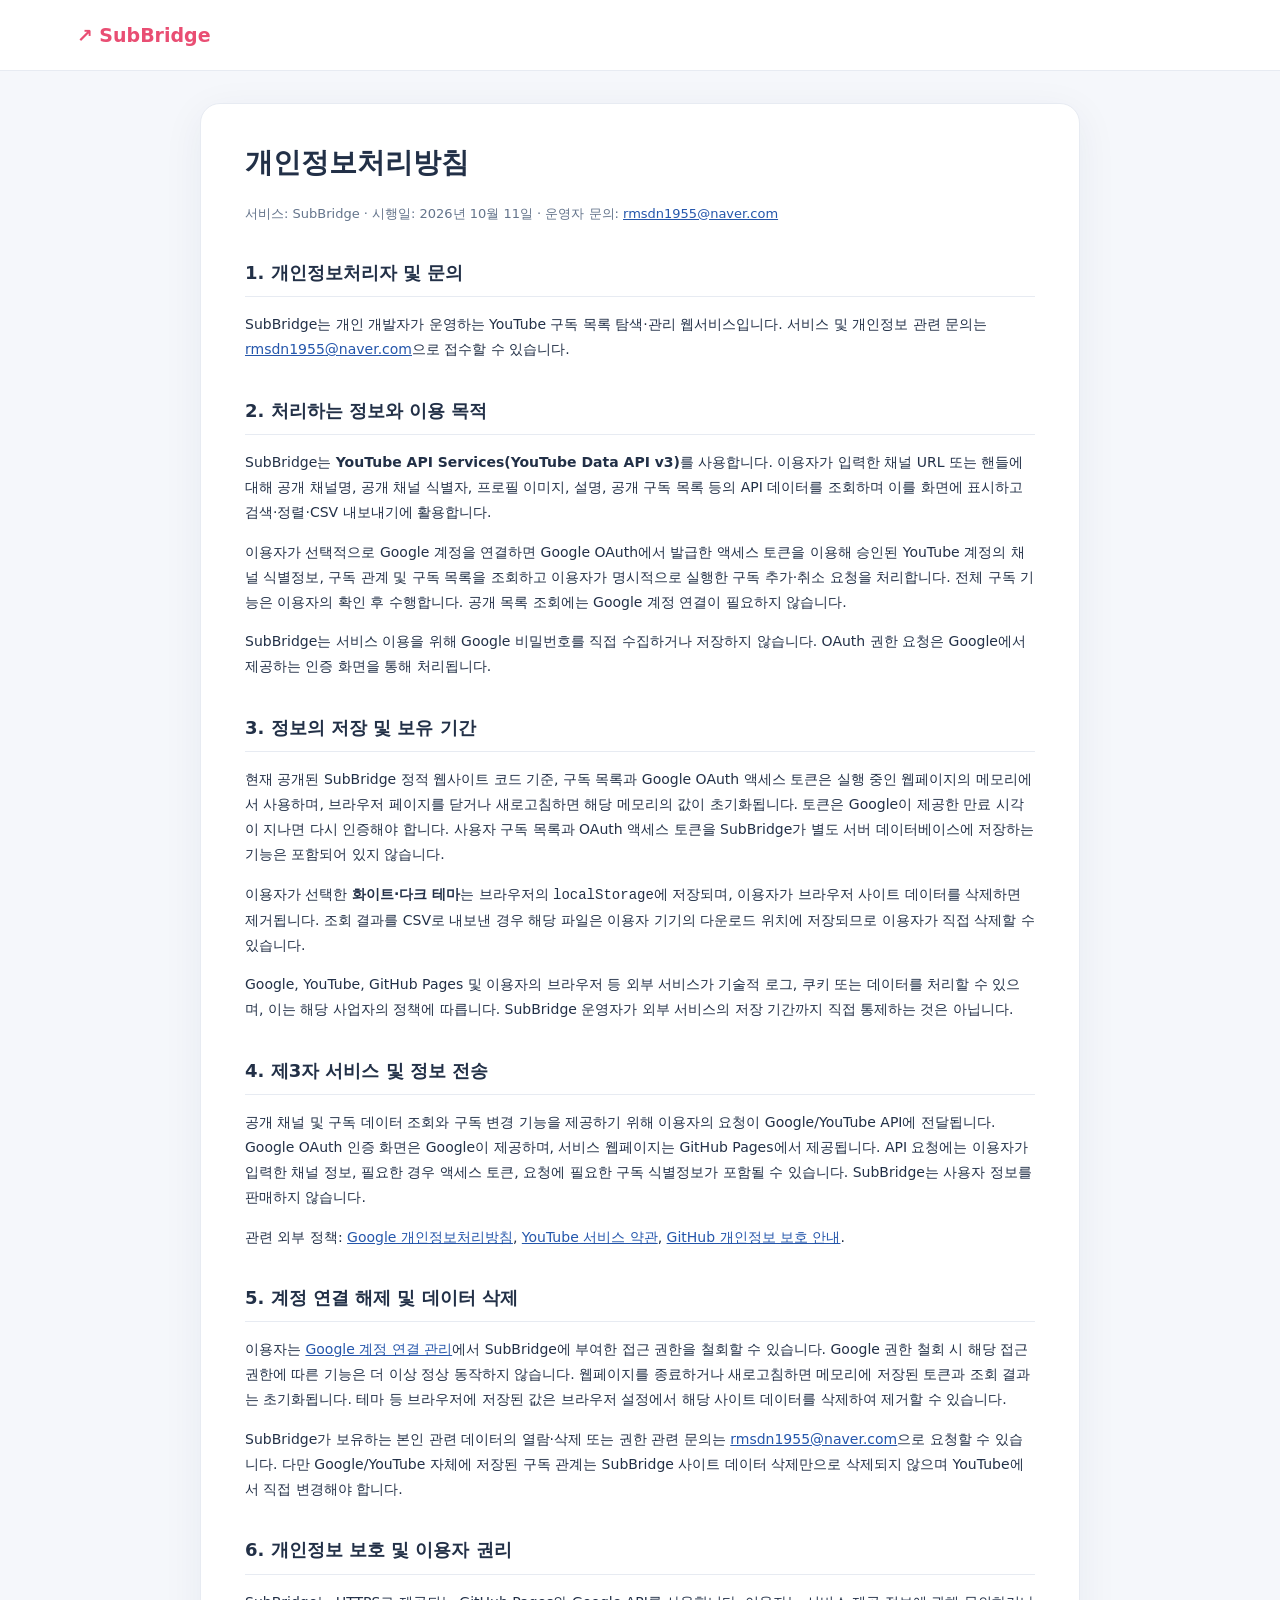
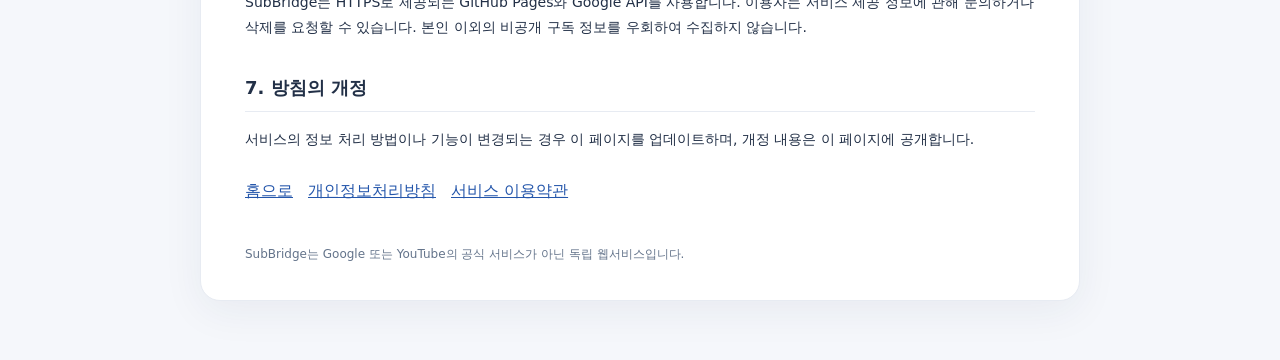
<file: privacy.html>
<!doctype html><html lang="ko"><head><meta charset="utf-8"><meta name="viewport" content="width=device-width,initial-scale=1"><meta name="description" content="SubBridge 개인정보처리방침"><title>개인정보처리방침 | SubBridge</title><link rel="icon" type="image/png" href="favicon.png"><style>*{box-sizing:border-box}body{margin:0;background:#f5f7fb;color:#223047;font-family:system-ui,-apple-system,"Apple SD Gothic Neo","Malgun Gothic",sans-serif;line-height:1.8}header{background:white;border-bottom:1px solid #e7ebf2;padding:18px 6%}header a{font-weight:800;text-decoration:none;color:#e94e73;font-size:19px}main{max-width:880px;margin:32px auto 60px;background:#fff;border:1px solid #e7ebf2;border-radius:20px;padding:34px 44px;box-shadow:0 10px 40px #1a315010}h1{font-size:28px;margin:0}h2{font-size:18px;margin-top:32px;border-bottom:1px solid #e7ebf2;padding-bottom:7px}p,li{font-size:14px}a{color:#2456ab;overflow-wrap:anywhere}.meta{color:#64748b;font-size:13px}.links{display:flex;gap:15px;flex-wrap:wrap;margin-top:25px}footer{color:#64748b;font-size:12px;margin-top:38px}@media(max-width:650px){main{margin:0;border:0;border-radius:0;padding:23px 19px}h1{font-size:23px}}@media(prefers-color-scheme:dark){body{background:#10151f;color:#e7edf6}header,main{background:#19212e;border-color:#354053}a{color:#8fb9ff}header a{color:#ff7291}h2{border-color:#354053}.meta,footer{color:#a3b1c5}}</style></head><body><header><a href="./">↗ SubBridge</a></header><main><h1>개인정보처리방침</h1><p class="meta">서비스: SubBridge · 시행일: 2026년 10월 11일 · 운영자 문의: <a href="mailto:rmsdn1955@naver.com">rmsdn1955@naver.com</a></p><h2>1. 개인정보처리자 및 문의</h2><p>SubBridge는 개인 개발자가 운영하는 YouTube 구독 목록 탐색·관리 웹서비스입니다. 서비스 및 개인정보 관련 문의는 <a href="mailto:rmsdn1955@naver.com">rmsdn1955@naver.com</a>으로 접수할 수 있습니다.</p>
<h2>2. 처리하는 정보와 이용 목적</h2><p>SubBridge는 <strong>YouTube API Services(YouTube Data API v3)</strong>를 사용합니다. 이용자가 입력한 채널 URL 또는 핸들에 대해 공개 채널명, 공개 채널 식별자, 프로필 이미지, 설명, 공개 구독 목록 등의 API 데이터를 조회하며 이를 화면에 표시하고 검색·정렬·CSV 내보내기에 활용합니다.</p><p>이용자가 선택적으로 Google 계정을 연결하면 Google OAuth에서 발급한 액세스 토큰을 이용해 승인된 YouTube 계정의 채널 식별정보, 구독 관계 및 구독 목록을 조회하고 이용자가 명시적으로 실행한 구독 추가·취소 요청을 처리합니다. 전체 구독 기능은 이용자의 확인 후 수행합니다. 공개 목록 조회에는 Google 계정 연결이 필요하지 않습니다.</p><p>SubBridge는 서비스 이용을 위해 Google 비밀번호를 직접 수집하거나 저장하지 않습니다. OAuth 권한 요청은 Google에서 제공하는 인증 화면을 통해 처리됩니다.</p>
<h2>3. 정보의 저장 및 보유 기간</h2><p>현재 공개된 SubBridge 정적 웹사이트 코드 기준, 구독 목록과 Google OAuth 액세스 토큰은 실행 중인 웹페이지의 메모리에서 사용하며, 브라우저 페이지를 닫거나 새로고침하면 해당 메모리의 값이 초기화됩니다. 토큰은 Google이 제공한 만료 시각이 지나면 다시 인증해야 합니다. 사용자 구독 목록과 OAuth 액세스 토큰을 SubBridge가 별도 서버 데이터베이스에 저장하는 기능은 포함되어 있지 않습니다.</p><p>이용자가 선택한 <strong>화이트·다크 테마</strong>는 브라우저의 <code>localStorage</code>에 저장되며, 이용자가 브라우저 사이트 데이터를 삭제하면 제거됩니다. 조회 결과를 CSV로 내보낸 경우 해당 파일은 이용자 기기의 다운로드 위치에 저장되므로 이용자가 직접 삭제할 수 있습니다.</p><p>Google, YouTube, GitHub Pages 및 이용자의 브라우저 등 외부 서비스가 기술적 로그, 쿠키 또는 데이터를 처리할 수 있으며, 이는 해당 사업자의 정책에 따릅니다. SubBridge 운영자가 외부 서비스의 저장 기간까지 직접 통제하는 것은 아닙니다.</p>
<h2>4. 제3자 서비스 및 정보 전송</h2><p>공개 채널 및 구독 데이터 조회와 구독 변경 기능을 제공하기 위해 이용자의 요청이 Google/YouTube API에 전달됩니다. Google OAuth 인증 화면은 Google이 제공하며, 서비스 웹페이지는 GitHub Pages에서 제공됩니다. API 요청에는 이용자가 입력한 채널 정보, 필요한 경우 액세스 토큰, 요청에 필요한 구독 식별정보가 포함될 수 있습니다. SubBridge는 사용자 정보를 판매하지 않습니다.</p><p>관련 외부 정책: <a href="https://policies.google.com/privacy?hl=ko" target="_blank" rel="noopener noreferrer">Google 개인정보처리방침</a>, <a href="https://www.youtube.com/t/terms" target="_blank" rel="noopener noreferrer">YouTube 서비스 약관</a>, <a href="https://docs.github.com/en/site-policy/privacy-policies/github-general-privacy-statement" target="_blank" rel="noopener noreferrer">GitHub 개인정보 보호 안내</a>.</p>
<h2>5. 계정 연결 해제 및 데이터 삭제</h2><p>이용자는 <a href="https://myaccount.google.com/connections" target="_blank" rel="noopener noreferrer">Google 계정 연결 관리</a>에서 SubBridge에 부여한 접근 권한을 철회할 수 있습니다. Google 권한 철회 시 해당 접근 권한에 따른 기능은 더 이상 정상 동작하지 않습니다. 웹페이지를 종료하거나 새로고침하면 메모리에 저장된 토큰과 조회 결과는 초기화됩니다. 테마 등 브라우저에 저장된 값은 브라우저 설정에서 해당 사이트 데이터를 삭제하여 제거할 수 있습니다.</p><p>SubBridge가 보유하는 본인 관련 데이터의 열람·삭제 또는 권한 관련 문의는 <a href="mailto:rmsdn1955@naver.com">rmsdn1955@naver.com</a>으로 요청할 수 있습니다. 다만 Google/YouTube 자체에 저장된 구독 관계는 SubBridge 사이트 데이터 삭제만으로 삭제되지 않으며 YouTube에서 직접 변경해야 합니다.</p>
<h2>6. 개인정보 보호 및 이용자 권리</h2><p>SubBridge는 HTTPS로 제공되는 GitHub Pages와 Google API를 사용합니다. 이용자는 서비스 제공 정보에 관해 문의하거나 삭제를 요청할 수 있습니다. 본인 이외의 비공개 구독 정보를 우회하여 수집하지 않습니다.</p>
<h2>7. 방침의 개정</h2><p>서비스의 정보 처리 방법이나 기능이 변경되는 경우 이 페이지를 업데이트하며, 개정 내용은 이 페이지에 공개합니다.</p><nav class="links"><a href="./">홈으로</a><a href="privacy.html">개인정보처리방침</a><a href="terms.html">서비스 이용약관</a></nav><footer>SubBridge는 Google 또는 YouTube의 공식 서비스가 아닌 독립 웹서비스입니다.</footer></main></body></html>
</file>
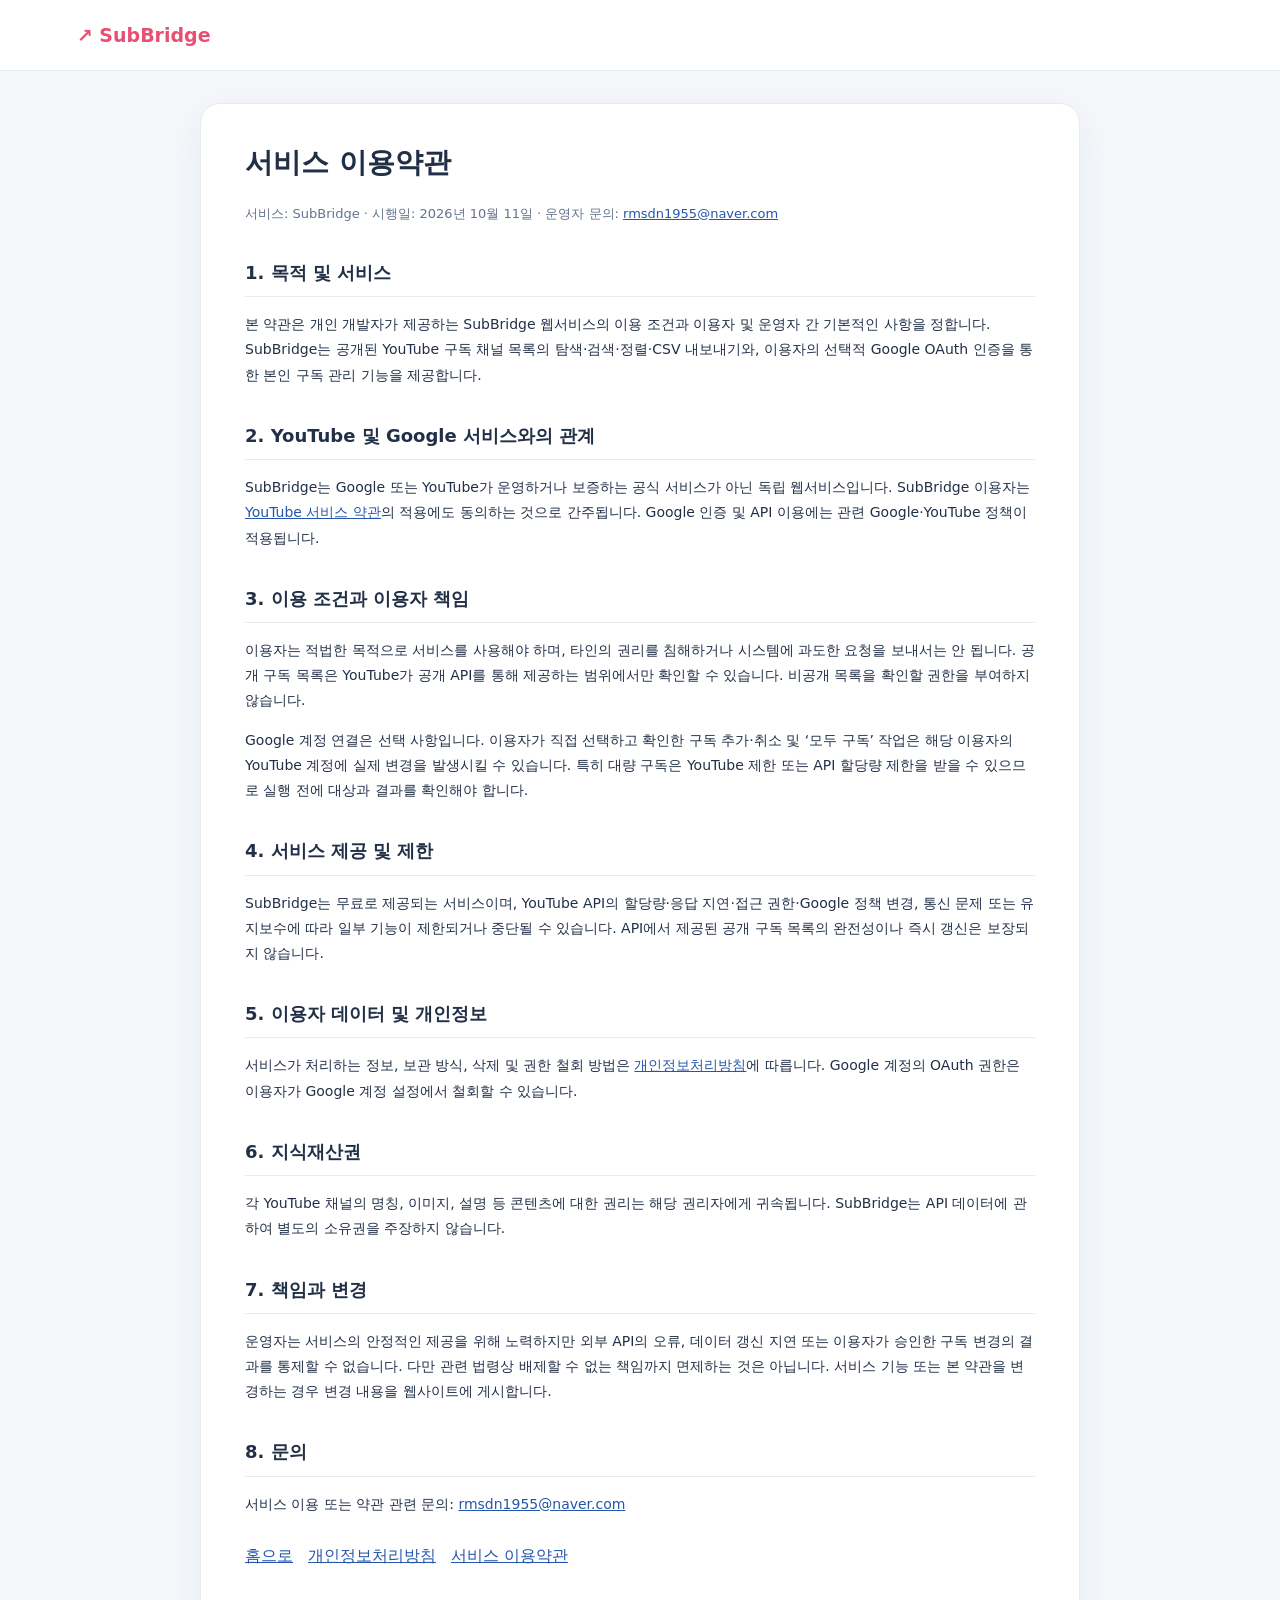
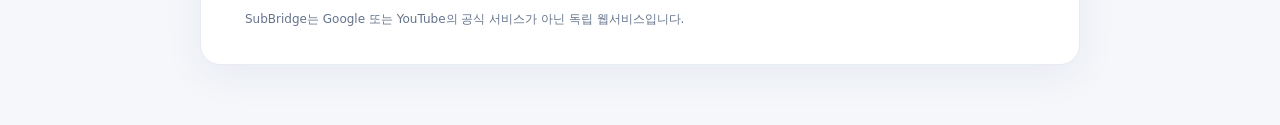
<file: terms.html>
<!doctype html><html lang="ko"><head><meta charset="utf-8"><meta name="viewport" content="width=device-width,initial-scale=1"><meta name="description" content="SubBridge 서비스 이용약관"><title>서비스 이용약관 | SubBridge</title><link rel="icon" type="image/png" href="favicon.png"><style>*{box-sizing:border-box}body{margin:0;background:#f5f7fb;color:#223047;font-family:system-ui,-apple-system,"Apple SD Gothic Neo","Malgun Gothic",sans-serif;line-height:1.8}header{background:white;border-bottom:1px solid #e7ebf2;padding:18px 6%}header a{font-weight:800;text-decoration:none;color:#e94e73;font-size:19px}main{max-width:880px;margin:32px auto 60px;background:#fff;border:1px solid #e7ebf2;border-radius:20px;padding:34px 44px;box-shadow:0 10px 40px #1a315010}h1{font-size:28px;margin:0}h2{font-size:18px;margin-top:32px;border-bottom:1px solid #e7ebf2;padding-bottom:7px}p,li{font-size:14px}a{color:#2456ab;overflow-wrap:anywhere}.meta{color:#64748b;font-size:13px}.links{display:flex;gap:15px;flex-wrap:wrap;margin-top:25px}footer{color:#64748b;font-size:12px;margin-top:38px}@media(max-width:650px){main{margin:0;border:0;border-radius:0;padding:23px 19px}h1{font-size:23px}}@media(prefers-color-scheme:dark){body{background:#10151f;color:#e7edf6}header,main{background:#19212e;border-color:#354053}a{color:#8fb9ff}header a{color:#ff7291}h2{border-color:#354053}.meta,footer{color:#a3b1c5}}</style></head><body><header><a href="./">↗ SubBridge</a></header><main><h1>서비스 이용약관</h1><p class="meta">서비스: SubBridge · 시행일: 2026년 10월 11일 · 운영자 문의: <a href="mailto:rmsdn1955@naver.com">rmsdn1955@naver.com</a></p><h2>1. 목적 및 서비스</h2><p>본 약관은 개인 개발자가 제공하는 SubBridge 웹서비스의 이용 조건과 이용자 및 운영자 간 기본적인 사항을 정합니다. SubBridge는 공개된 YouTube 구독 채널 목록의 탐색·검색·정렬·CSV 내보내기와, 이용자의 선택적 Google OAuth 인증을 통한 본인 구독 관리 기능을 제공합니다.</p>
<h2>2. YouTube 및 Google 서비스와의 관계</h2><p>SubBridge는 Google 또는 YouTube가 운영하거나 보증하는 공식 서비스가 아닌 독립 웹서비스입니다. SubBridge 이용자는 <a href="https://www.youtube.com/t/terms" target="_blank" rel="noopener noreferrer">YouTube 서비스 약관</a>의 적용에도 동의하는 것으로 간주됩니다. Google 인증 및 API 이용에는 관련 Google·YouTube 정책이 적용됩니다.</p>
<h2>3. 이용 조건과 이용자 책임</h2><p>이용자는 적법한 목적으로 서비스를 사용해야 하며, 타인의 권리를 침해하거나 시스템에 과도한 요청을 보내서는 안 됩니다. 공개 구독 목록은 YouTube가 공개 API를 통해 제공하는 범위에서만 확인할 수 있습니다. 비공개 목록을 확인할 권한을 부여하지 않습니다.</p><p>Google 계정 연결은 선택 사항입니다. 이용자가 직접 선택하고 확인한 구독 추가·취소 및 ‘모두 구독’ 작업은 해당 이용자의 YouTube 계정에 실제 변경을 발생시킬 수 있습니다. 특히 대량 구독은 YouTube 제한 또는 API 할당량 제한을 받을 수 있으므로 실행 전에 대상과 결과를 확인해야 합니다.</p>
<h2>4. 서비스 제공 및 제한</h2><p>SubBridge는 무료로 제공되는 서비스이며, YouTube API의 할당량·응답 지연·접근 권한·Google 정책 변경, 통신 문제 또는 유지보수에 따라 일부 기능이 제한되거나 중단될 수 있습니다. API에서 제공된 공개 구독 목록의 완전성이나 즉시 갱신은 보장되지 않습니다.</p>
<h2>5. 이용자 데이터 및 개인정보</h2><p>서비스가 처리하는 정보, 보관 방식, 삭제 및 권한 철회 방법은 <a href="privacy.html">개인정보처리방침</a>에 따릅니다. Google 계정의 OAuth 권한은 이용자가 Google 계정 설정에서 철회할 수 있습니다.</p>
<h2>6. 지식재산권</h2><p>각 YouTube 채널의 명칭, 이미지, 설명 등 콘텐츠에 대한 권리는 해당 권리자에게 귀속됩니다. SubBridge는 API 데이터에 관하여 별도의 소유권을 주장하지 않습니다.</p>
<h2>7. 책임과 변경</h2><p>운영자는 서비스의 안정적인 제공을 위해 노력하지만 외부 API의 오류, 데이터 갱신 지연 또는 이용자가 승인한 구독 변경의 결과를 통제할 수 없습니다. 다만 관련 법령상 배제할 수 없는 책임까지 면제하는 것은 아닙니다. 서비스 기능 또는 본 약관을 변경하는 경우 변경 내용을 웹사이트에 게시합니다.</p>
<h2>8. 문의</h2><p>서비스 이용 또는 약관 관련 문의: <a href="mailto:rmsdn1955@naver.com">rmsdn1955@naver.com</a></p><nav class="links"><a href="./">홈으로</a><a href="privacy.html">개인정보처리방침</a><a href="terms.html">서비스 이용약관</a></nav><footer>SubBridge는 Google 또는 YouTube의 공식 서비스가 아닌 독립 웹서비스입니다.</footer></main></body></html>
</file>
